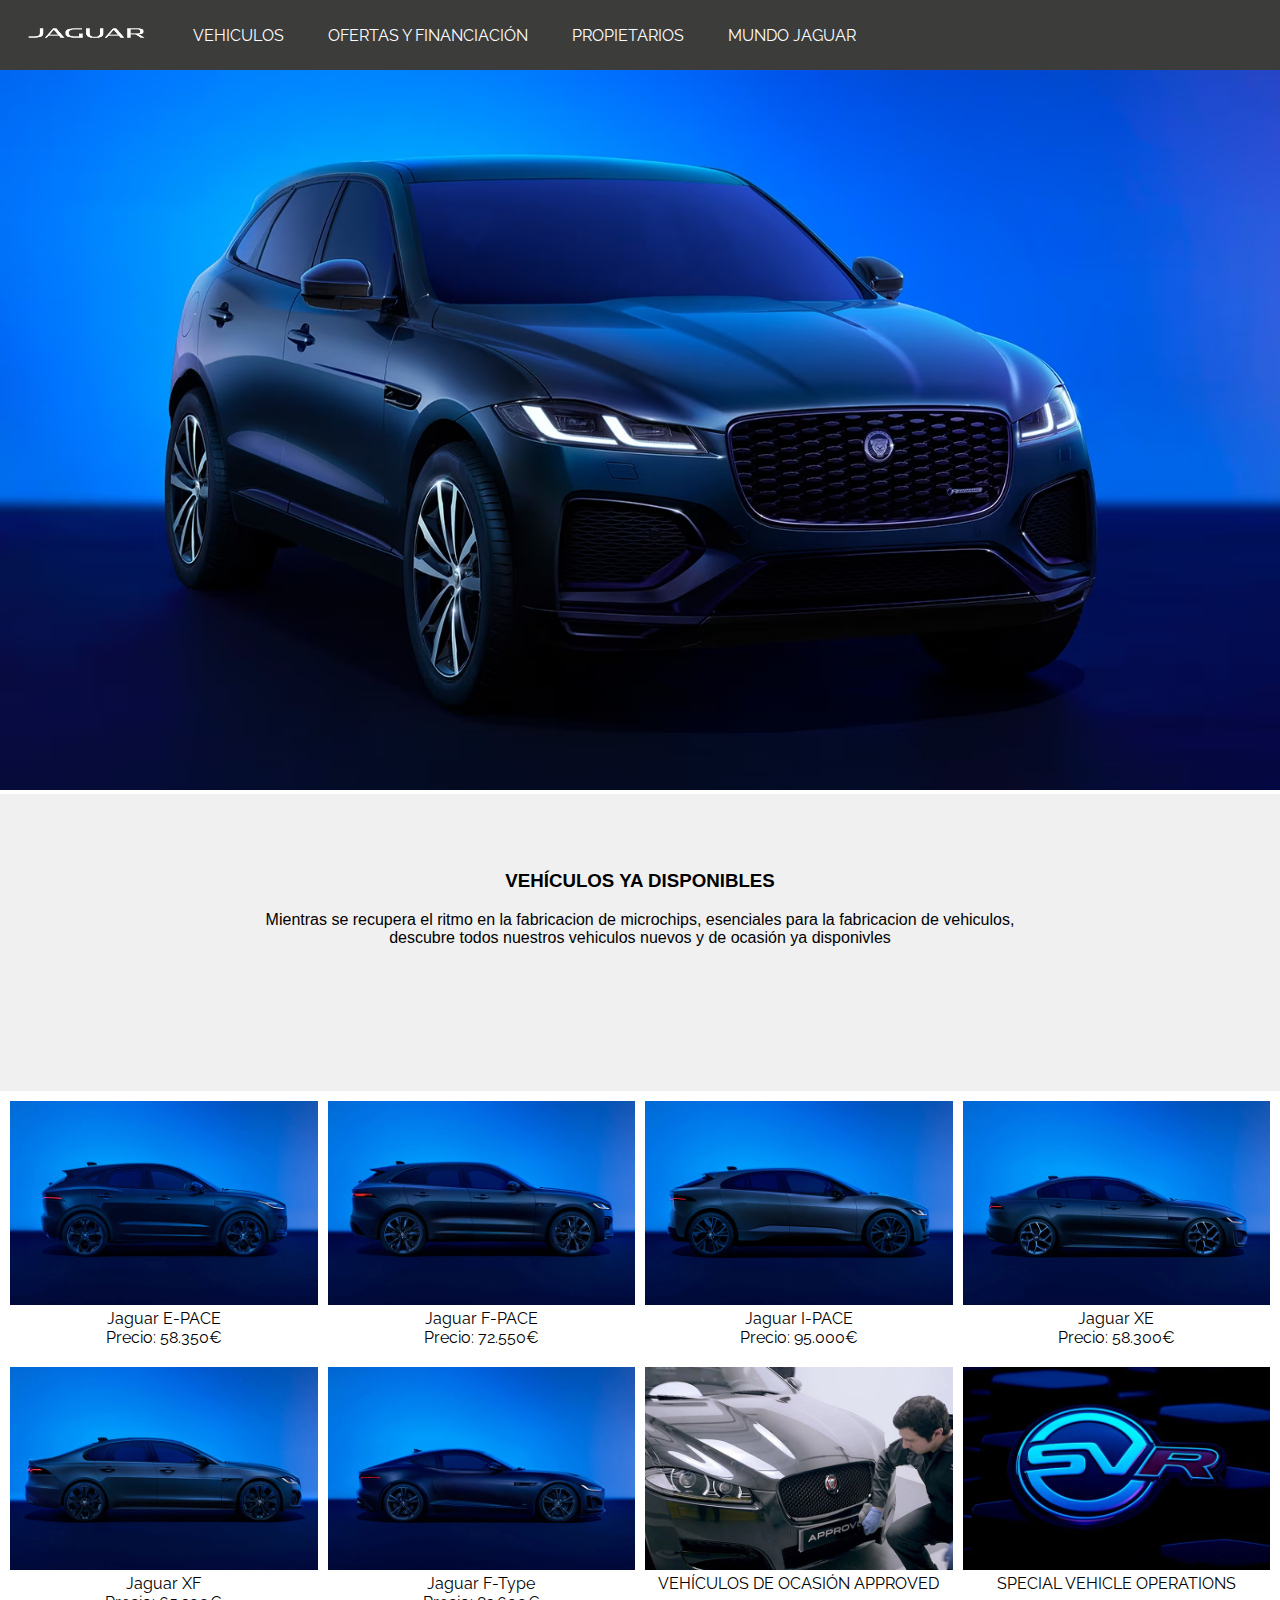
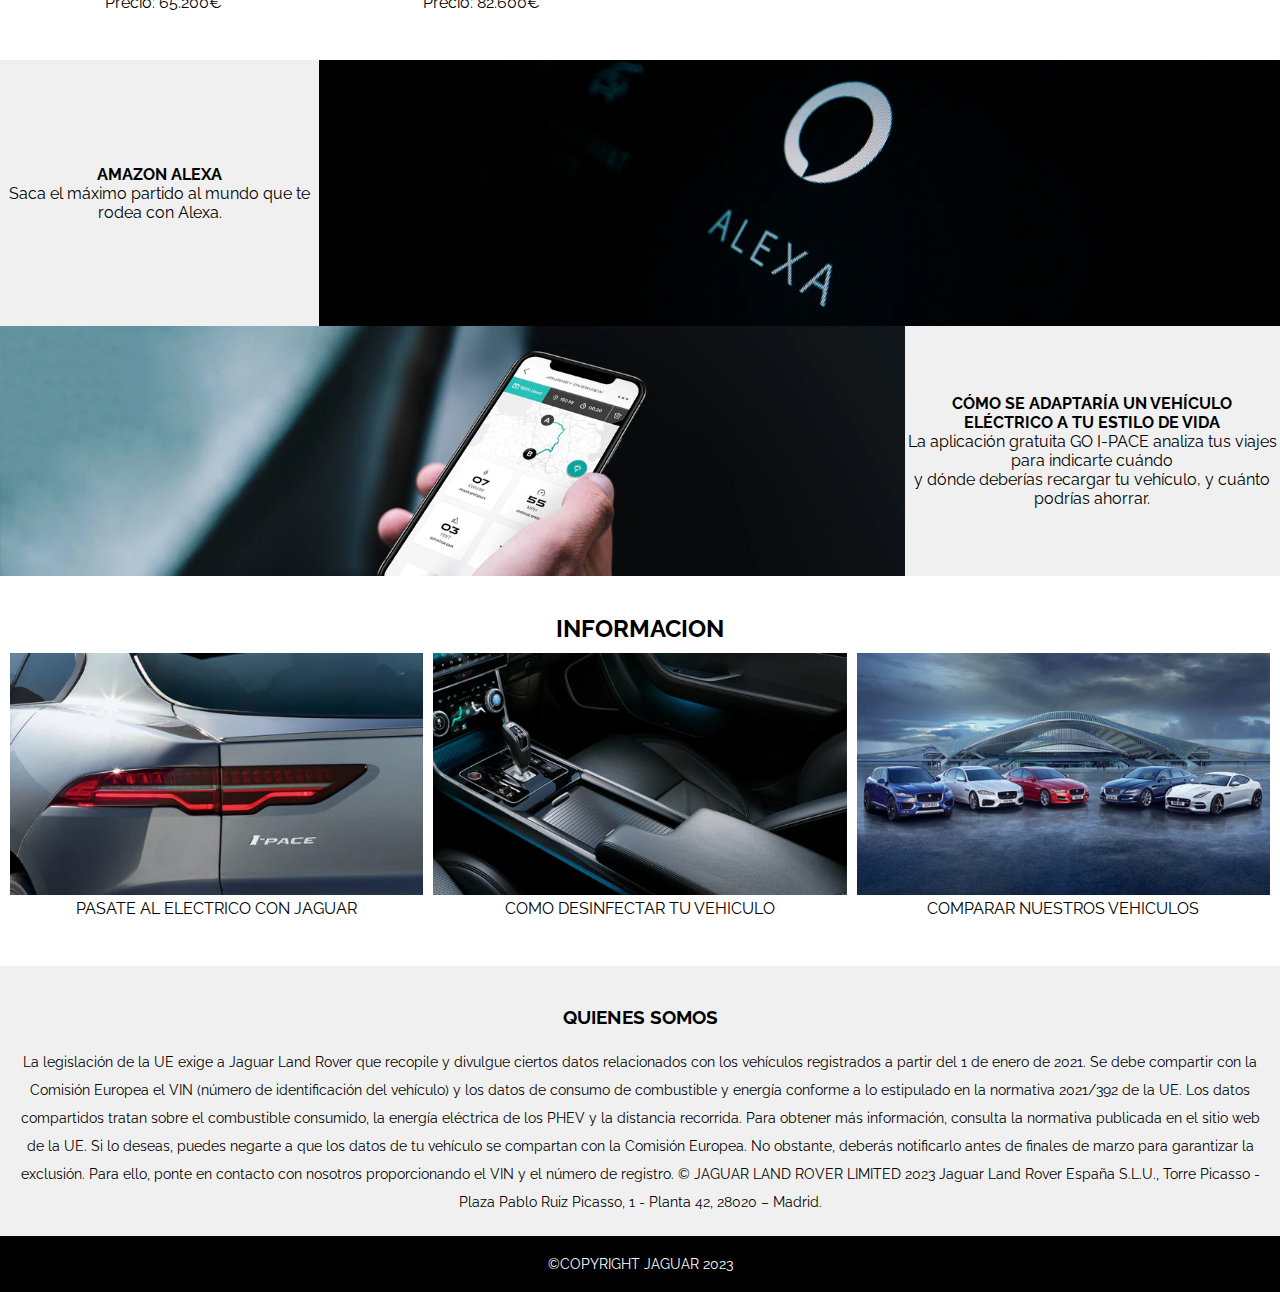
<file: index.html>
<!DOCTYPE html>
<html lang="es">
  <head>
    <meta charset="UTF-8" />
    <meta http-equiv="X-UA-Compatible" content="IE=edge" />
    <meta name="viewport" content="width=device-width, initial-scale=1.0" />
    <link rel="icon" type="image/jpg" href="./img/favicon.png" />
    <link rel="preconnect" href="https://fonts.googleapis.com" />
    <link rel="preconnect" href="https://fonts.gstatic.com" crossorigin />
    <link
      href="https://fonts.googleapis.com/css2?family=Raleway:wght@500&display=swap"
      rel="stylesheet"
    />
    <link rel="Stylesheet" href="./css/index.css" />
    <script src="./js/index.js"></script>
    <title>Jaguar</title>
  </head>
  <body>
    
    <div class="header">
      <a href="./index.html"><img src="./img/logo.webp"  class="logo" /></a>
      <ul class="nav_links">
        <li>
          <a href="./contenido/vehiculos/vehiculos.html">VEHICULOS</a>
        </li>
        <li>
          <a href="./contenido/ofertasFinanciacion/ofertasFinanciacion.html">OFERTAS Y FINANCIACIÓN</a>
        </li>
        <li>
          <a href="./contenido/propietarios/propietarios.html">PROPIETARIOS</a>
        </li>
        <li>
          <a href="./contenido/mundoJaguar/mundoJaguar.html">MUNDO JAGUAR</a>
        </li>
      </ul>
      <nav class="navbar">
        <div class="navbar-toggle" onclick="toggleMenu()">
          <span></span>
          <span></span>
          <span></span>
        </div>
        <ul class="navbar-menu" id="navbarMenu">
          <li><a href="#" >VEHICULOS</a></li>
          <li><a href="#">OFERTAS Y FINANCIACIÓN</a></li>
          <li><a href="#">PROPIETARIOS</a></li>
          <li><a href="#">MUNDO JAGUAR</a></li>
        </ul>
      </nav>
    </div>
    

    <div id="carrusel-contenido">
      <div id="carrusel-caja">
          <div class="carrusel-elemento">
              <img class="imagenes" src="./img/jaguar.jpg" >
          </div>
          <div class="carrusel-elemento">   
              <img class="imagenes" src="./img/JaguarCarrusel2.jpg">
          </div>
        <div class="carrusel-elemento">   
          <img class="imagenes" src="./img/jaguarcarrusel4.jpg">                        
      </div>
      </div>
  </div>



    <div style="background-color: rgba(240, 240, 240, 255)">
      <br /><br /><br /><br />
      <h3 class="VYD1">VEHÍCULOS YA DISPONIBLES</h3>
      <br />
      <p class="VYD2">
        Mientras se recupera el ritmo en la fabricacion de microchips,
        esenciales para la fabricacion de vehiculos,<br />
        descubre todos nuestros vehiculos nuevos y de ocasión ya disponivles
      </p>
    </div>
    <div class="gfotos">
      <div class=".item1">
        <img src="./img/JaguarE-Pace.webp" alt="" />
        <p>Jaguar E-PACE</p>
        <p>Precio: 58.350€</p>
      </div>
      <div class=".item2">
        <img src="./img/JaguarF-Pace.webp" alt="" />
        <p>Jaguar F-PACE</p>
        <p>Precio: 72.550€</p>
      </div>
      <div class=".item3">
        <img src="./img/JaguarI-Pace.webp" alt="" />
        <p>Jaguar I-PACE</p>
        <p>Precio: 95.000€</p>
      </div>
      <div class=".item4">
        <img src="./img/JaguarXE.webp" alt="" />
        <p>Jaguar XE</p>
        <p>Precio: 58.300€</p>
      </div>
    </div>
    <div class="gfotos">
      <div class=".item5">
        <img src="./img/JaguarXF.webp" alt="" />
        <p>Jaguar XF</p>
        <p>Precio: 65.200€</p>
      </div>
      <div class=".item6">
        <img src="./img/JaguarF-Type.webp" alt="" />
        <p>Jaguar F-Type</p>
        <p>Precio: 82.600€</p>
      </div>
      <div class=".item7">
        <img src="./img/VDOA.webp" alt="" />
        <p>VEHÍCULOS DE OCASIÓN APPROVED</p>
      </div>
      <div class=".item8">
        <img src="./img/SVO.webp" alt="" />
        <p>SPECIAL VEHICLE OPERATIONS</p>
      </div>
    </div>
    <br />
    <br />
    <div class="alexa">
      <div class="alexapart1">
        <p>
          <strong>AMAZON ALEXA</strong><br />Saca el máximo partido al mundo que
          te rodea con Alexa.
        </p>
      </div>
      <div>
        <img class="alexapart1img" src="./img/alexa.webp" />
      </div>
    </div>
    <div class="alexa">
      <div>
        <img class="alexapart1img" src="./img/alexamovil.webp" />
      </div>
      <div class="alexapart1">
        <p>
          <strong
            >CÓMO SE ADAPTARÍA UN VEHÍCULO<br />ELÉCTRICO A TU ESTILO DE
            VIDA</strong
          ><br />La aplicación gratuita GO I‑PACE analiza tus viajes para
          indicarte cuándo<br />
          y dónde deberías recargar tu vehículo, y cuánto podrías ahorrar.
        </p>
      </div>
    </div>
    <br /><br />
    <div>
      <p style="font-size: 1.5em"><strong>INFORMACION</strong></p>
      <div class="info">
        <div>
          <img src="./img/info1.webp" />
          <p>PASATE AL ELECTRICO CON JAGUAR</p>
        </div>
        <div>
          <img src="./img/info2.webp" />
          <p>COMO DESINFECTAR TU VEHICULO</p>
        </div>
        <div>
          <img src="./img/info3.webp" />
          <p>COMPARAR NUESTROS VEHICULOS</p>
        </div>
      </div>
    </div>
    <br /><br />
    <footer>
      <div class="footer-content">
        <h3>QUIENES SOMOS</h3>
        <p>
          La legislación de la UE exige a Jaguar Land Rover que recopile y
          divulgue ciertos datos relacionados con los vehículos registrados a
          partir del 1 de enero de 2021. Se debe compartir con la Comisión
          Europea el VIN (número de identificación del vehículo) y los datos de
          consumo de combustible y energía conforme a lo estipulado en la
          normativa 2021/392 de la UE. Los datos compartidos tratan sobre el
          combustible consumido, la energía eléctrica de los PHEV y la distancia
          recorrida. Para obtener más información, consulta la normativa
          publicada en el sitio web de la UE. Si lo deseas, puedes negarte a que
          los datos de tu vehículo se compartan con la Comisión Europea. No
          obstante, deberás notificarlo antes de finales de marzo para
          garantizar la exclusión. Para ello, ponte en contacto con nosotros
          proporcionando el VIN y el número de registro. © JAGUAR LAND ROVER
          LIMITED 2023 Jaguar Land Rover España S.L.U., Torre Picasso - Plaza
          Pablo Ruiz Picasso, 1 - Planta 42, 28020 – Madrid.
        </p>
      </div>
      <div class="footer-bottom">
        <p style="background-color: black">&copy;COPYRIGHT JAGUAR 2023</p>
      </div>
    </footer>
  </body>
</html>
</file>
<file: css/index.css>
* {
  margin: 0px;
  padding: 0px;
  box-sizing: border-box;
  font-family: 'Raleway', sans-serif;
}
.header {
  background-color: rgba(60, 60, 59, 255);
  display: flex;
  justify-content: left;
  align-items: center;
}
.logo {
  width: 173px;
  height: 66.33px;
}
.imgP {
  width: 100%;
}
.VYD1 {
  font-family: "Open Sans", sans-serif;
  display: flex;
  justify-content: center;
  align-items: center;
  text-align: center;
}
.VYD2 {
  font-family: "Open Sans", sans-serif;
  display: flex;
  justify-content: center;
  text-align: center;
  height: 180px;
}
p {
  font-size: 0.8em;
}
.gfotos{
  display: flex;
  flex-wrap: wrap;
  gap: 10px;
  justify-content: center;
  padding: 10px;
}
.gfotos, img{
  width: 100%;
  height: auto;
}
.gfotos, p{
  text-align: center;
  font-size: 1em;
}
.alexa{
  display: flex;
  background-color: rgba(240,240,240,255);
  width: 100%;

}
.alexapart1{
  display: flex;
  flex-wrap: wrap;
  justify-content: center;
  align-items: center;

}
.alexapart1img{
  display: flex;

}
.info{
  display: flex;
  gap: 10px;
  padding: 10px;
  justify-content: center;
}

footer{
  background-color: rgba(240,240,240,255);
  height: auto;
  width: 100%;
  font-family: "Open Sans";
  padding-top: 40px;
  color: rgb(0, 0, 0);
}
.footer-content{
  background-color: rgba(240,240,240,255);
  display: flex;
  align-items: center;
  justify-content: center;
  flex-direction: column;
  text-align: center;
}
.footer-content p{
  background-color: rgba(240,240,240,255);
  padding: 20px;
  line-height: 28px;
  font-size: 14px;
}
.footer-bottom{
  background-color: black;
  color: white;
  width: 100%;
  padding: 20px 0;
  text-align: center;
}
.footer-bottom p{
  font-size: 14px;
  text-transform: capitalize;
}
 /*Navegacion Movil*/
 .navbar {
  display: flex;
  justify-content: space-between;
  align-items: center;
  padding: 20px;
  background-color: #333;
  color: #fff;
}

.navbar-logo a {
  font-size: 28px;
  color: #fff;
  text-decoration: none;
}

.navbar-menu {
  display: flex;
  flex-direction: column;
  list-style: none;
  margin-top: 10px;
  padding: 0;
}

.navbar-menu li {
  margin-bottom: 10px;
}

.navbar-menu li a {
  color: #fff;
  text-decoration: none;
}

.navbar-toggle {
  display: none;
  cursor: pointer;
}

.navbar-toggle span {
  display: block;
  width: 30px;
  height: 3px;
  margin-bottom: 5px;
  background-color: #fff;
}
/*Carrusel*/
#carrusel-caja {
  -moz-animation: automatizacion 15s infinite linear;
  -o-animation: automatizacion 15s infinite linear;
  -webkit-animation: automatizacion 15s infinite linear;
  animation: automatizacion 15s infinite linear;
  -webkit-transition: all 0.75s ease;
  -moz-transition: all 0.75s ease;
  -ms-transition: all 0.75s ease;
  -o-transition: all 0.75s ease;
  transition: all 0.75s ease;
  height: auto;
  width: 300%;
}
#carrusel-contenido {
  margin: 0 auto;
  overflow: hidden;
  text-align: left;
}
.imagenes{
height: auto;
  width: 100%;
}
.carrusel-elemento {
  float: left;
  width: 33.333%;
}
@-moz-keyframes automatizacion {
  0% {
      margin-left: 0;
  }
  30% {
      margin-left: 0;
  }
  35% {
      margin-left: -100%;
  }
  65% {
      margin-left: -100%;
  }
  70% {
      margin-left: -200%;
  }
  95% {
      margin-left: -200%;
  }
  100% {
      margin-left: 0;
  }
}
@-webkit-keyframes automatizacion {
  0% {
      margin-left: 0;
  }
  30% {
      margin-left: 0;
  }
  35% {
      margin-left: -100%;
  }
  65% {
      margin-left: -100%;
  }
  70% {
      margin-left: -200%;
  }
  95% {
      margin-left: -200%;
  }
  100% {
      margin-left: 0;
  }
}
@keyframes automatizacion {
  0% {
      margin-left: 0;
  }
  30% {
      margin-left: 0;
  }
  35% {
      margin-left: -100%;
  }
  65% {
      margin-left: -100%;
  }
  70% {
      margin-left: -200%;
  }
  95% {
      margin-left: -200%;
  }
  100% {
      margin-left: 0;
  }
}

/*Logo Cargando*/
@keyframes loader{
  0%{
    transform: scale(0);
    opacity: 1;
  }
  100%{
    transform: scale(1);
    opacity: 0;
  }
}
.loader::after,
.loader::before{
  animation: loader 2s linear infinite;
  content: '';
  border: 2px solid #fff;
  width: 200px;
  height: 200px;
  position: absolute;
  border-radius: 50%;
}
.loader::after{
  opacity: 0;
  animation-delay: 1s;
}


/*Escritorio*/
@media only screen and (min-width: 1200px) {
  li, a{
    color: white;
    text-decoration: none;
}
  .nav_links {
    list-style: none;
  }
  .nav_links li {
    display: inline-block;
    padding: 0px 20px;
    color: white;
    justify-content: center;
    font-family: "Open Sans", sans-serif;
  }
  .nav_links li a {
    transition: all 0.3s ease 0s;
  }
  .nav_links li a:hover {
    color: rgb(107, 107, 107);
  }
  .gfotos{
    flex-wrap: nowrap;

  }
  .navbar{
    display: none;
  }
  .marc{
    color: rgb(107, 107, 107);
}
 
}
/*Table*/
@media only screen and (min-width: 601px) and (max-width: 1199px) {
  .nav_links {
    list-style: none;
  }
  .nav_links li {
    display: inline-block;
    padding: 0px 10px;
    color: white;
    justify-content: center;
    font-family: "Open Sans", sans-serif;
  }
  .nav_links li a {
    transition: all 0.3s ease 0s;
  }
  .nav_links li a:hover {
    color: rgb(107, 107, 107);
  }
  a{
    font-size: 0.8em;
  }
  .alexapart1,p{
    font-size: 0.9em;
  }
  .navbar{
    display: none;
  }
}
/*Movil*/
@media only screen and (min-width: 100px) and (max-width: 600px) {
  ul {
    display: none;
  }
  .alexa{
    display: flex;
    flex-wrap: wrap;
  }
  .navbar-menu {
    display: none;
    position: absolute;
    top: 55px;
    left: 0;
    width: 100%;
    background-color: #333;
    padding: 20px;
    z-index: 1;
  }

  .navbar-menu.active {
    display: flex;
    flex-direction: column;
  }
  
  .navbar-menu li {
    margin-bottom: 20px;
  }
  
  .navbar-toggle {
    display: block;
  }
}
</file>
